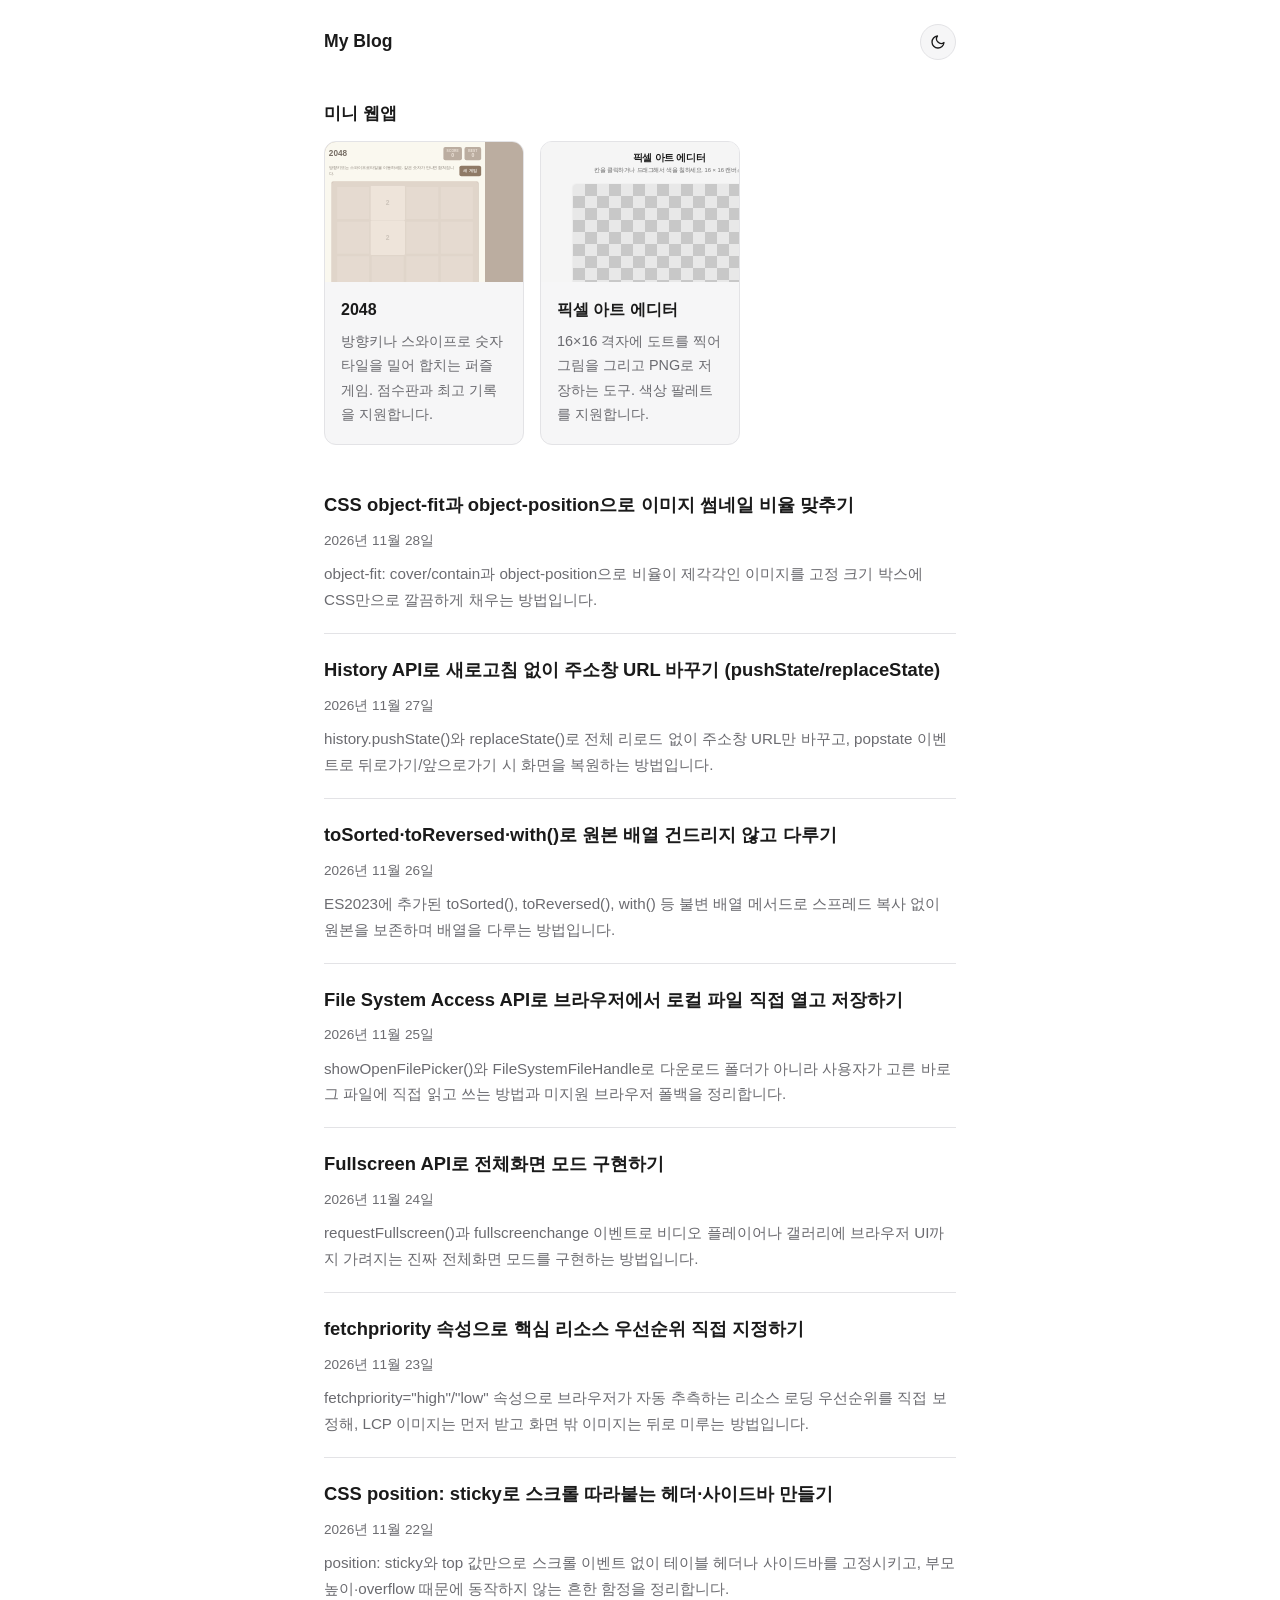
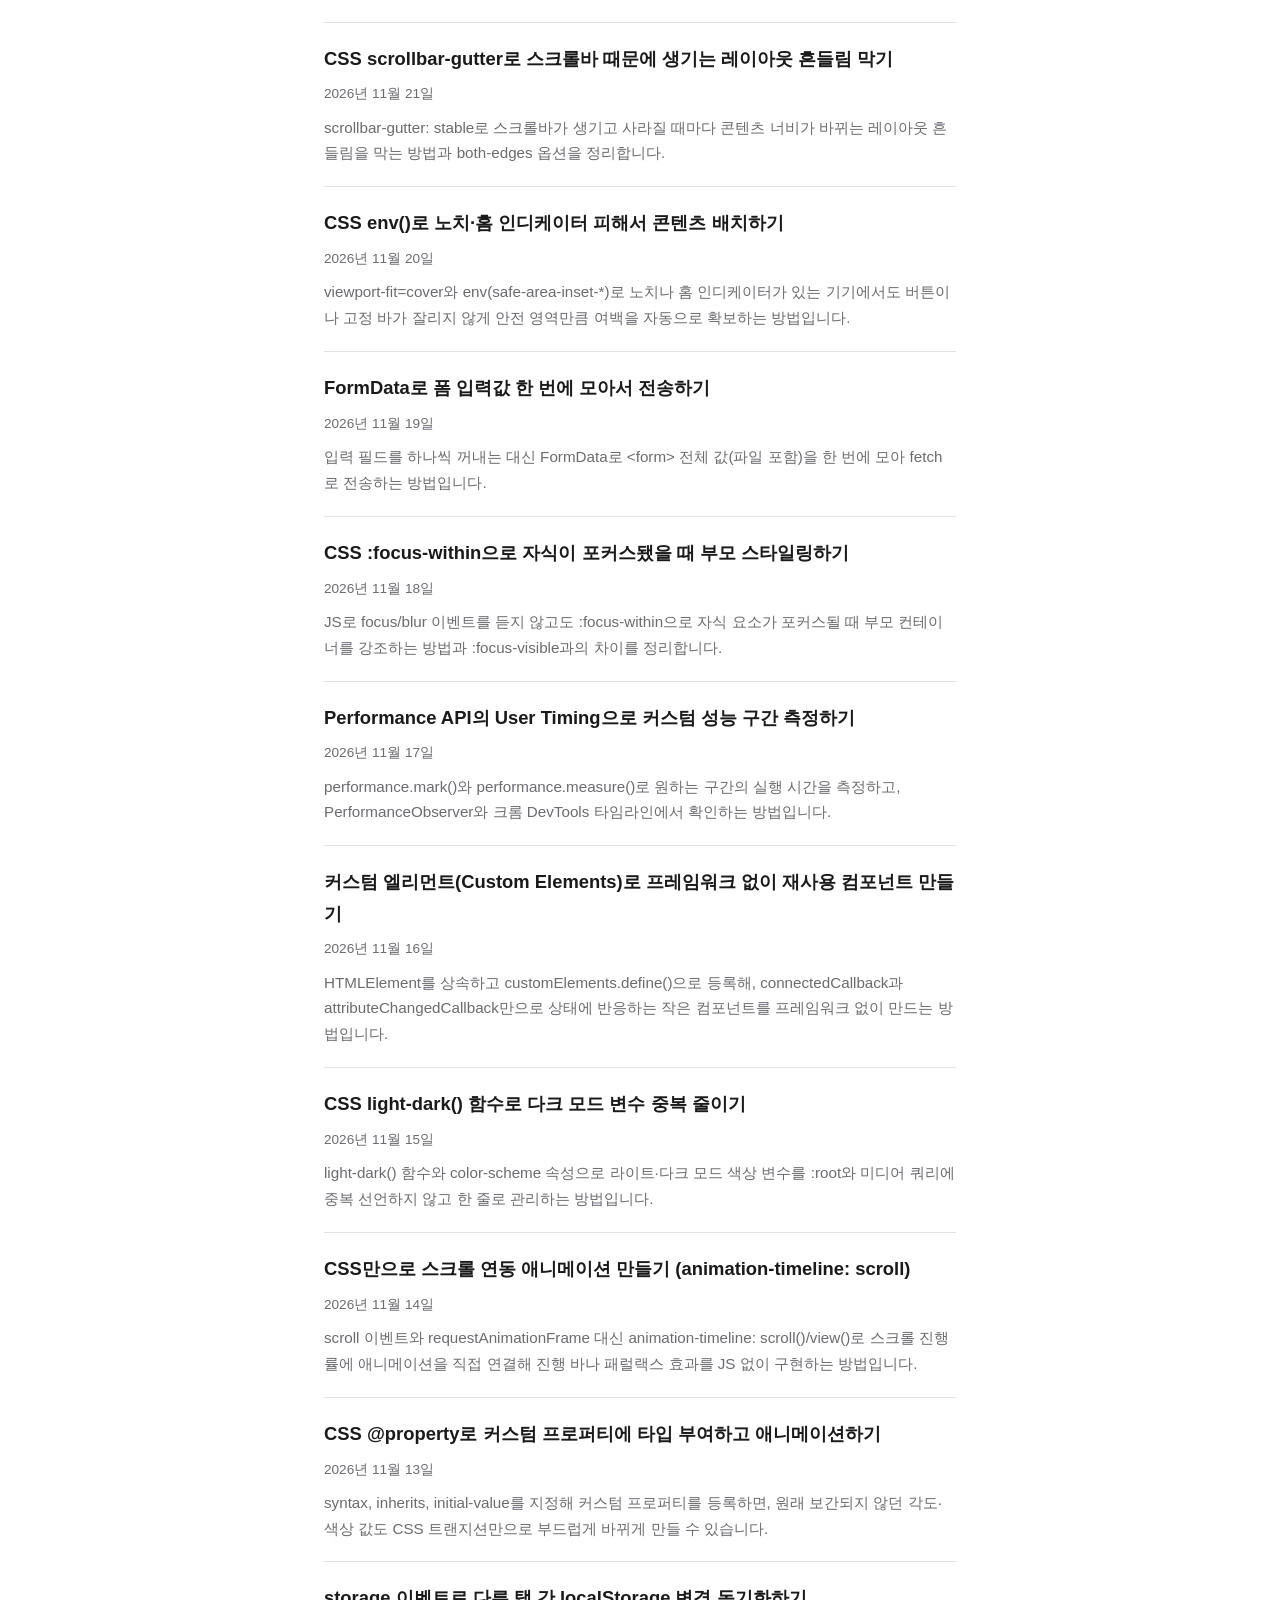
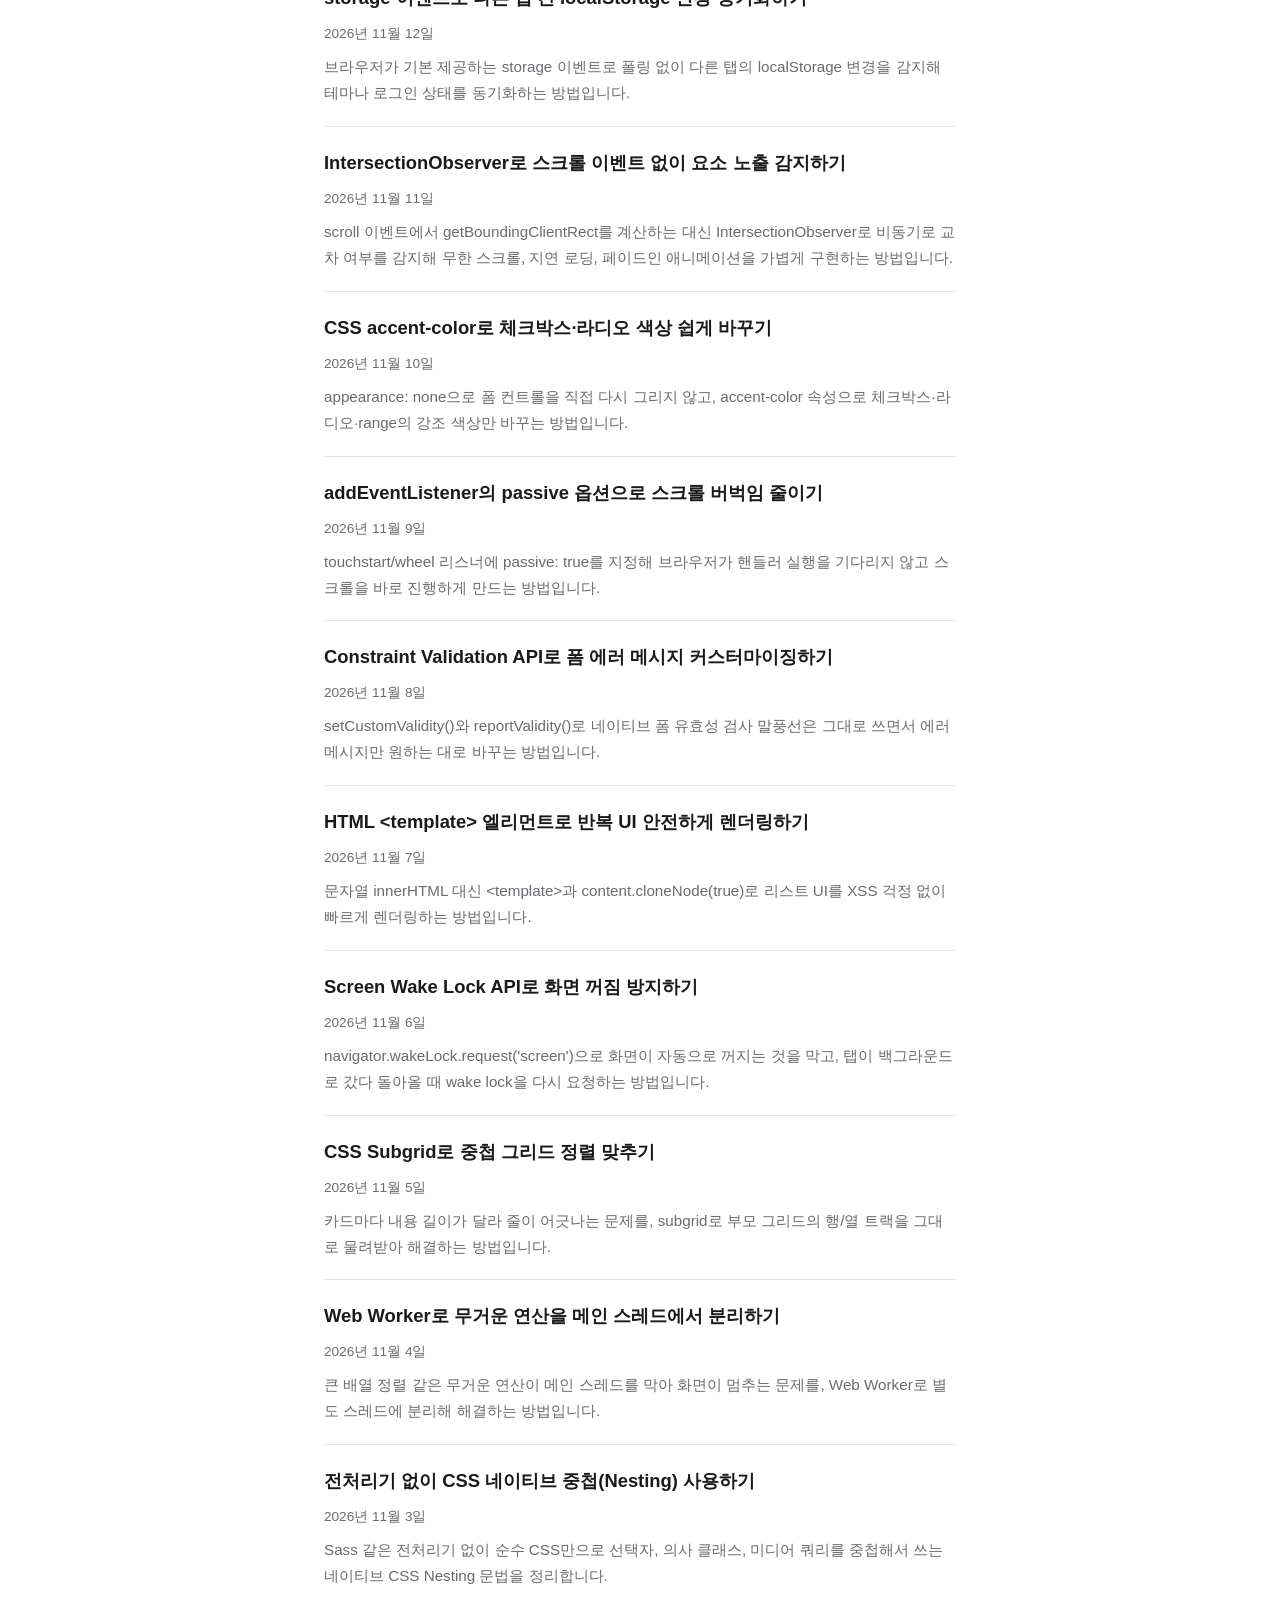
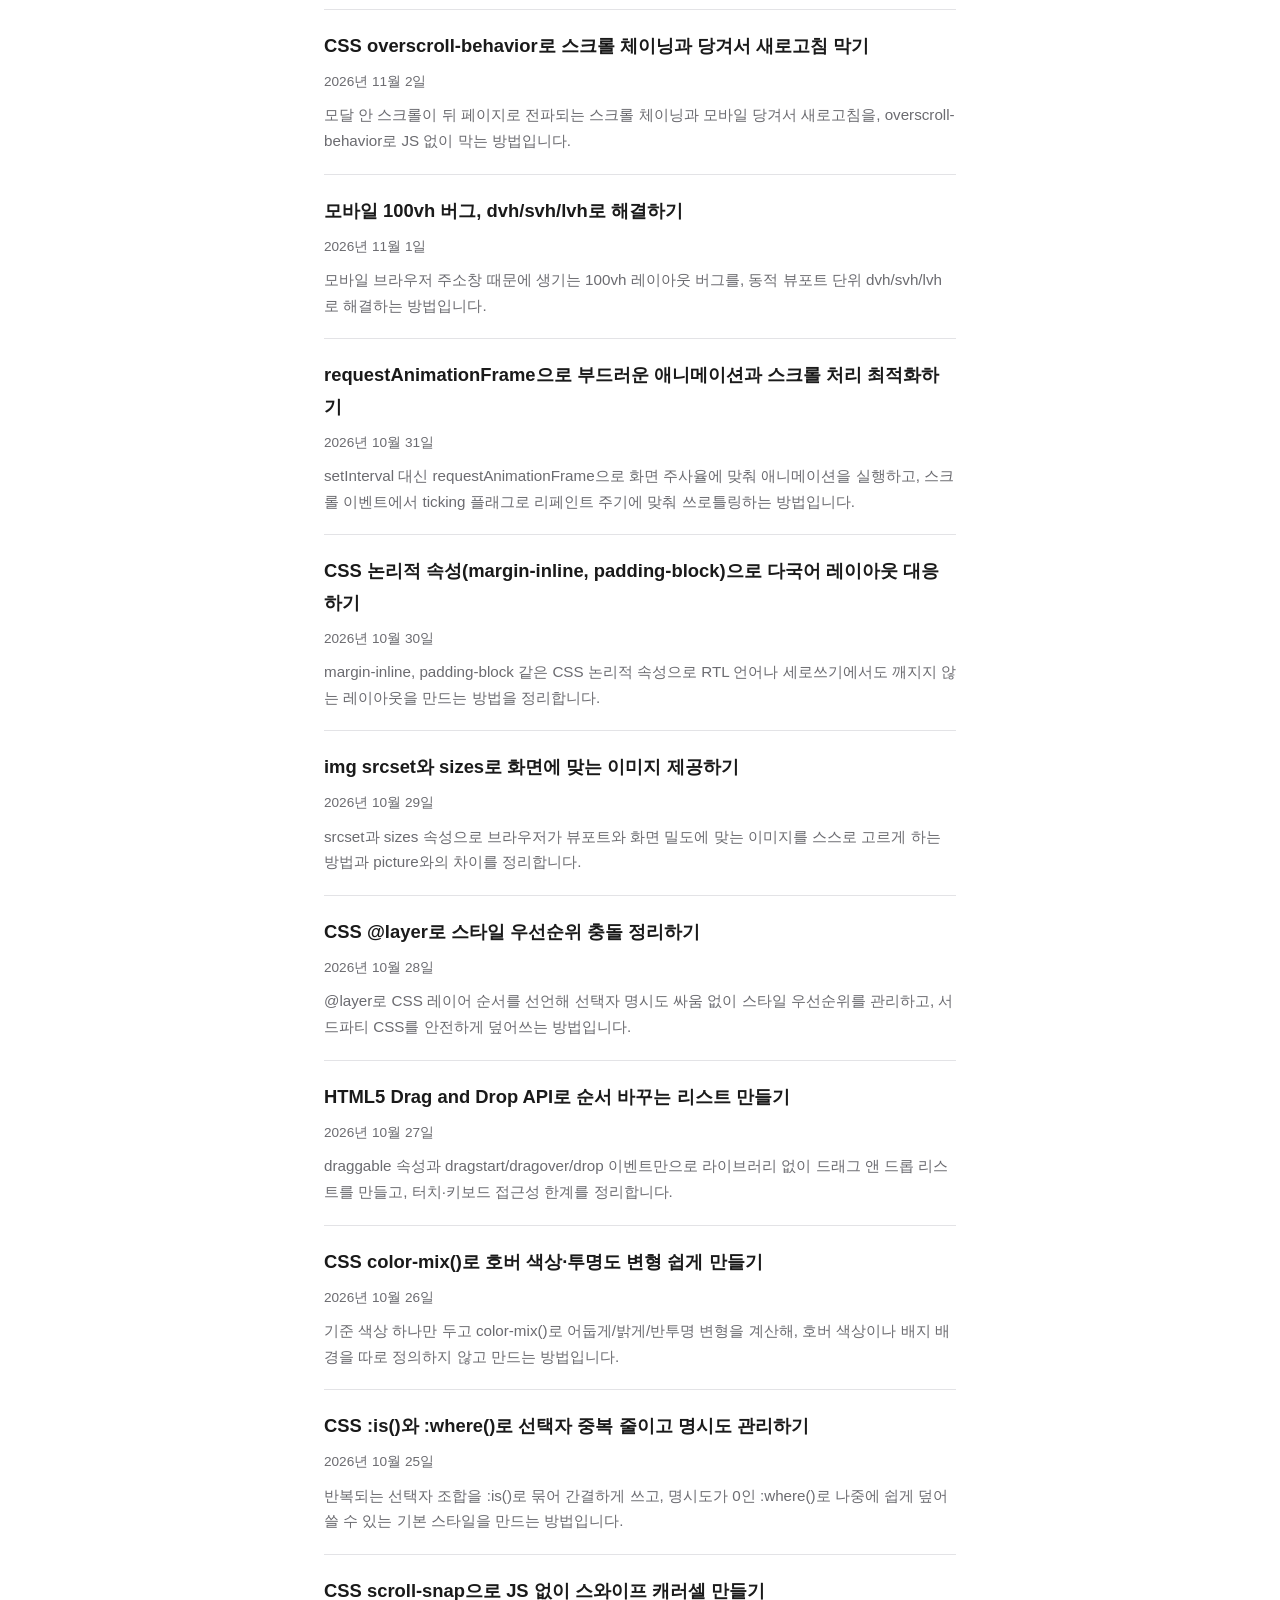
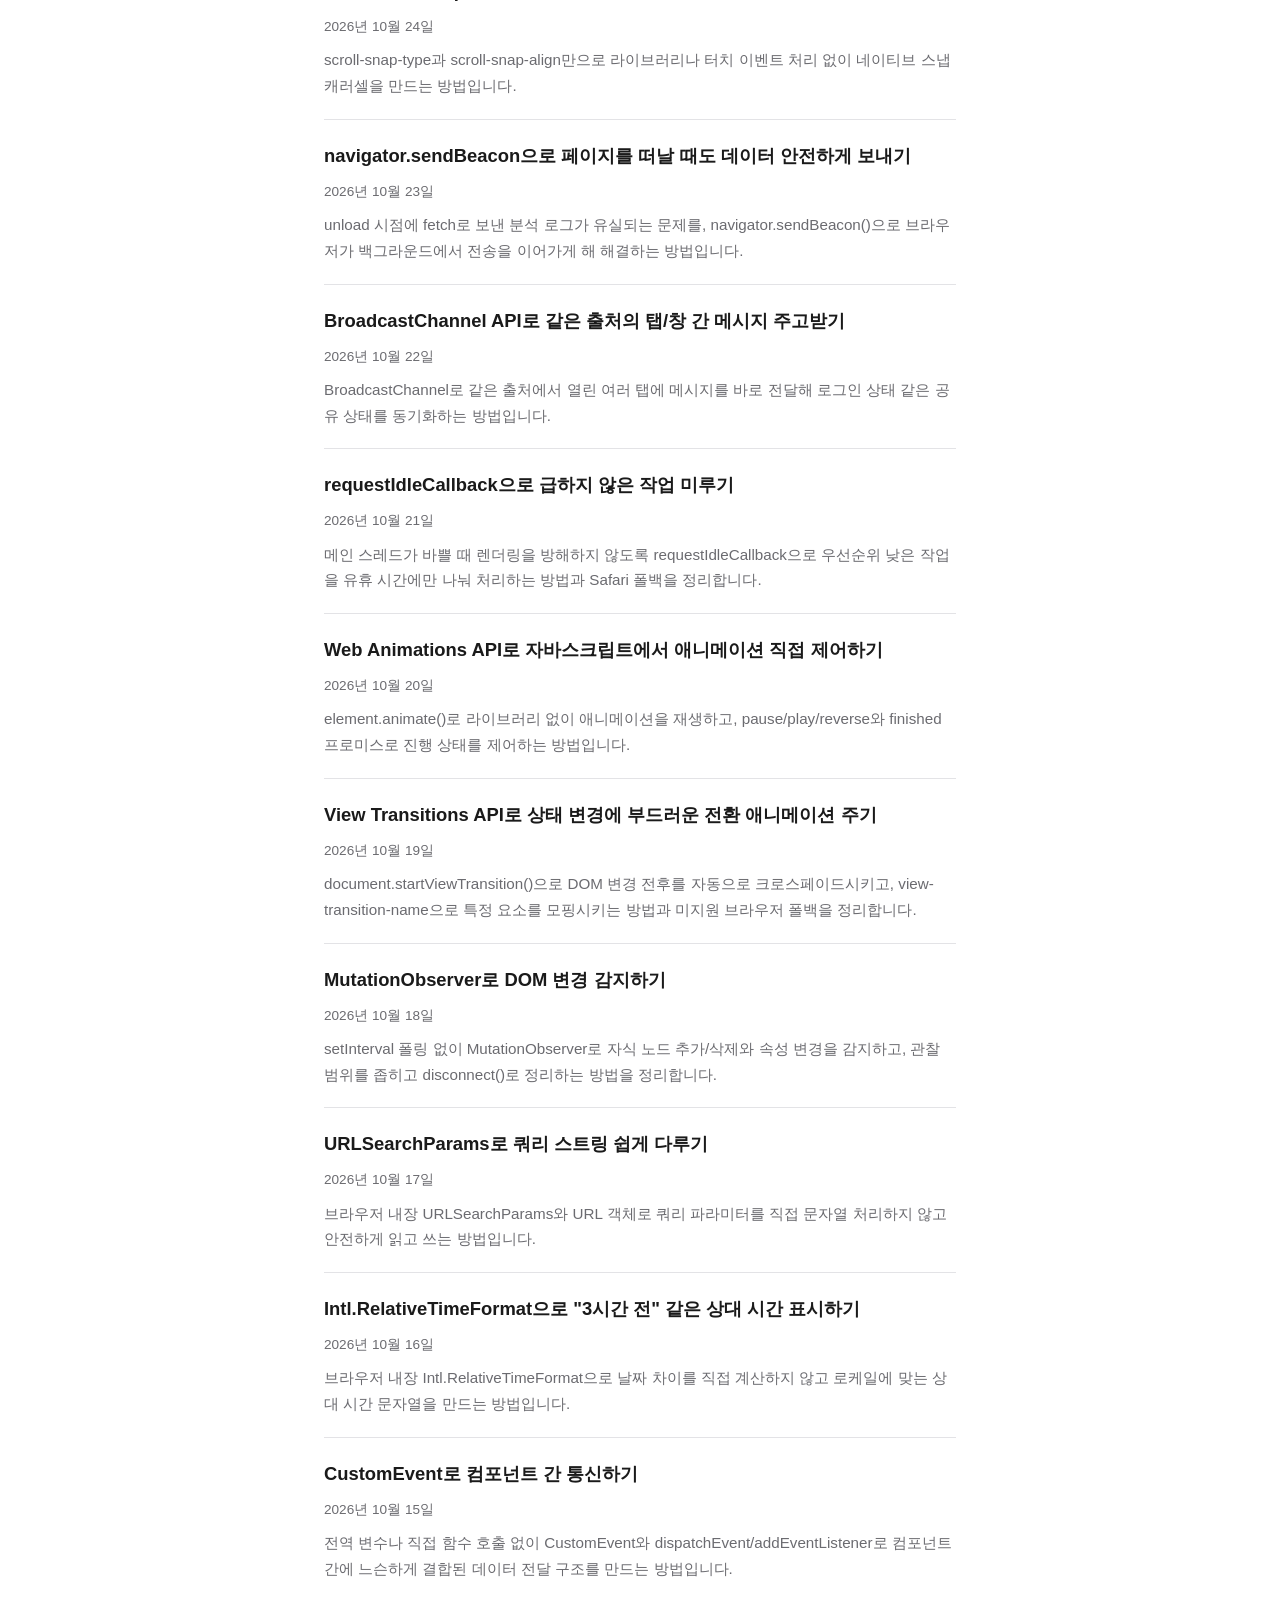
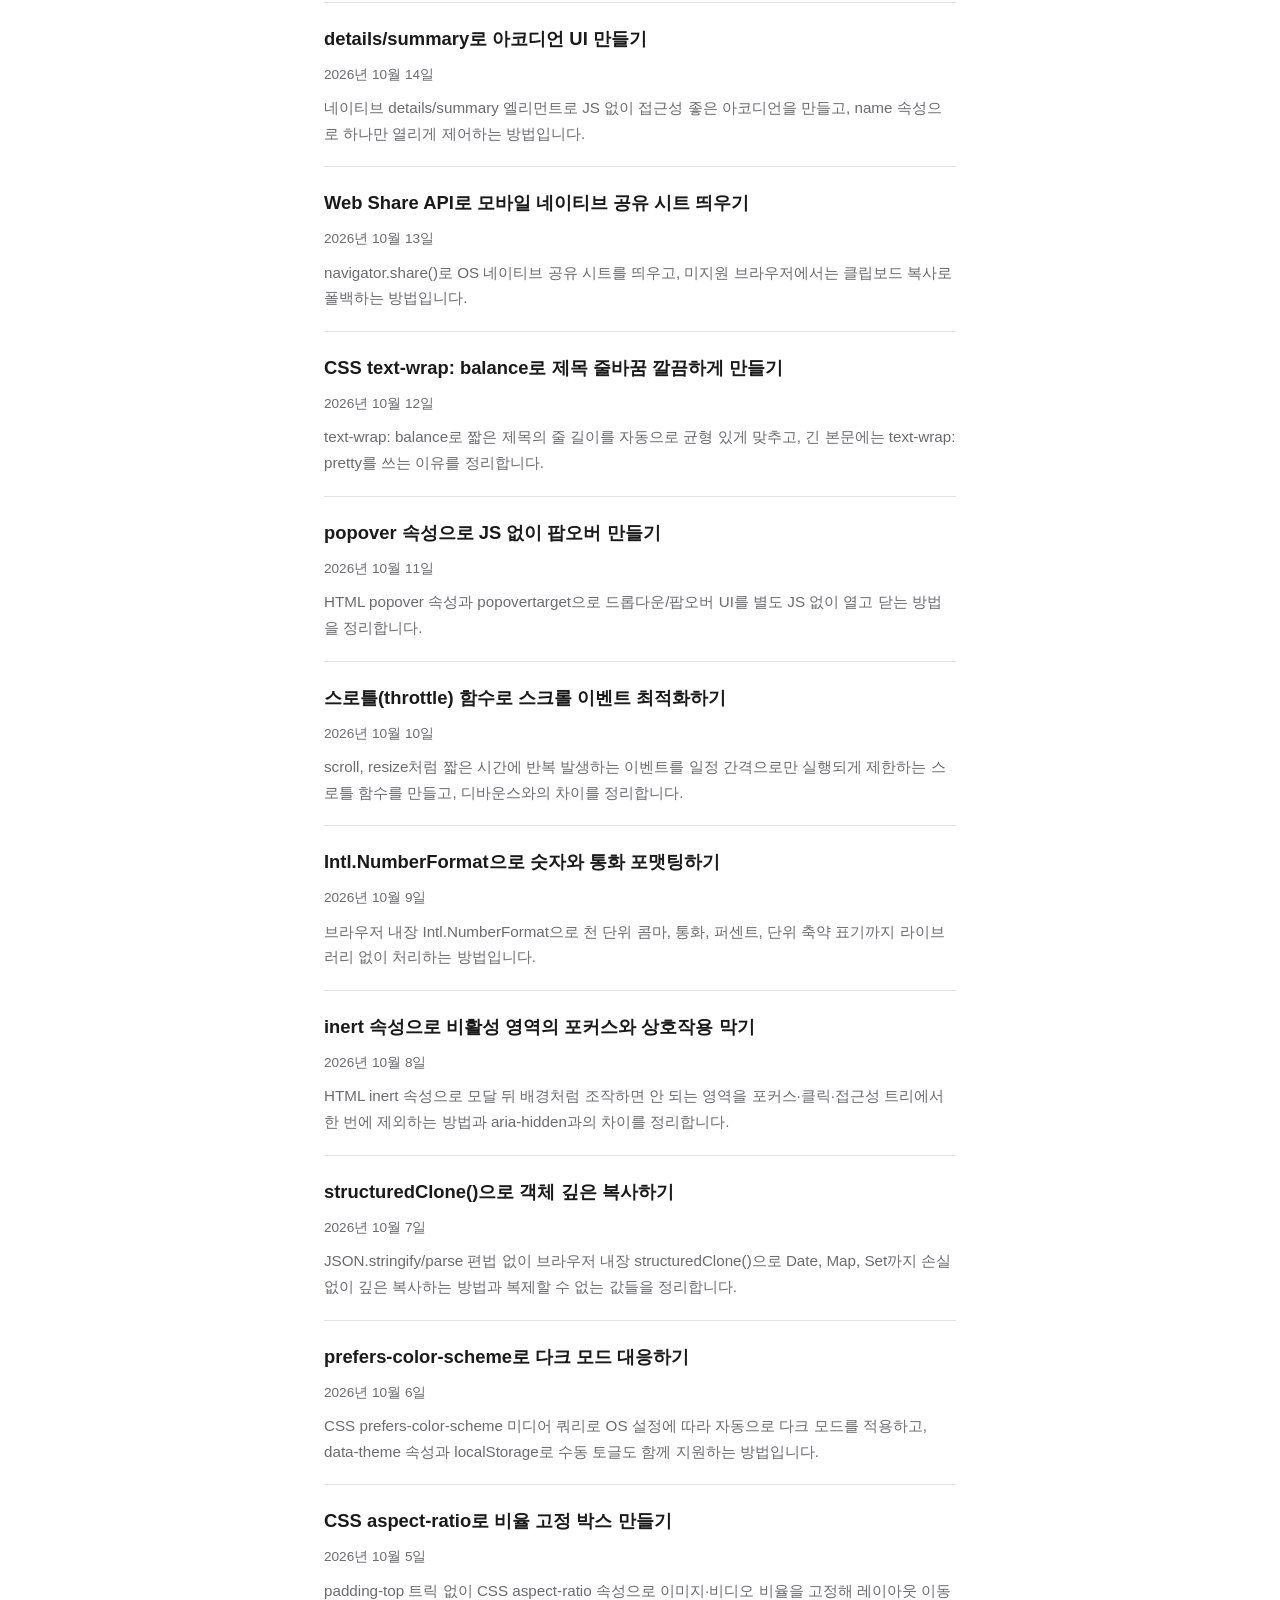
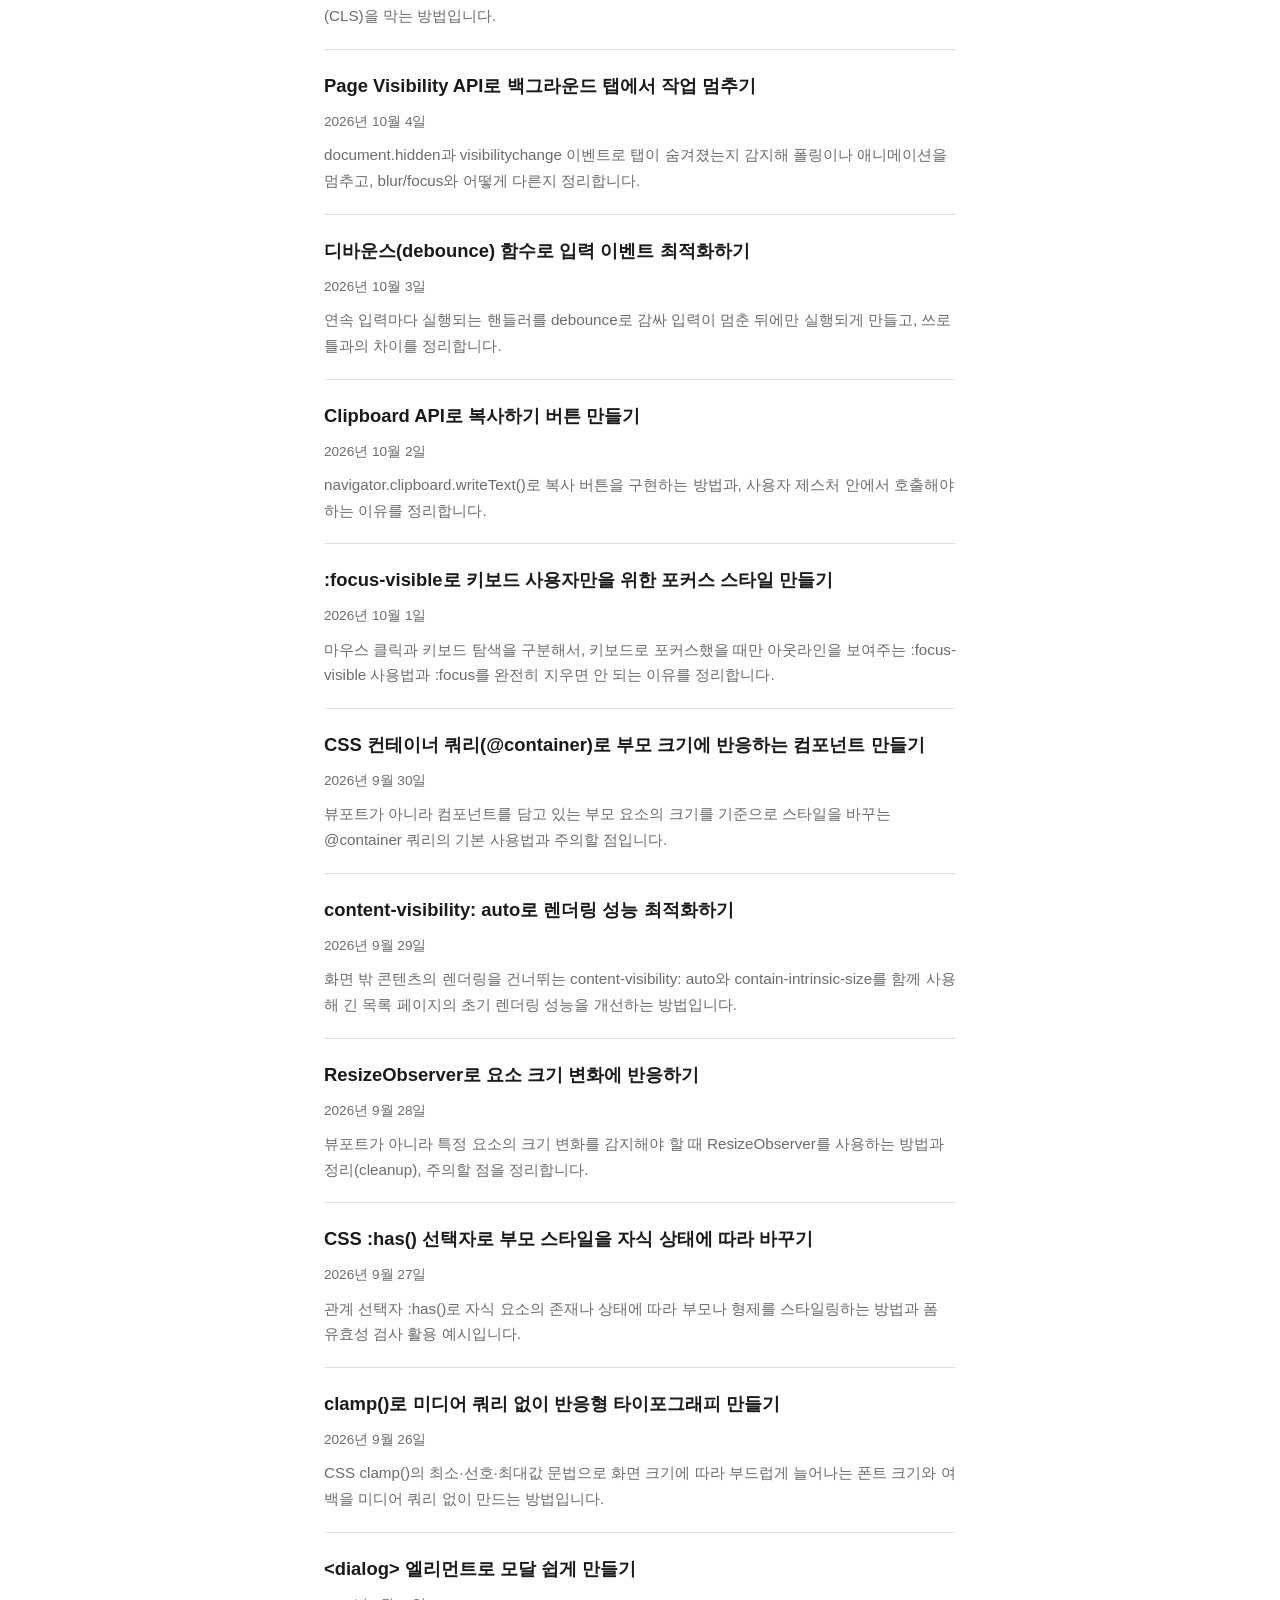
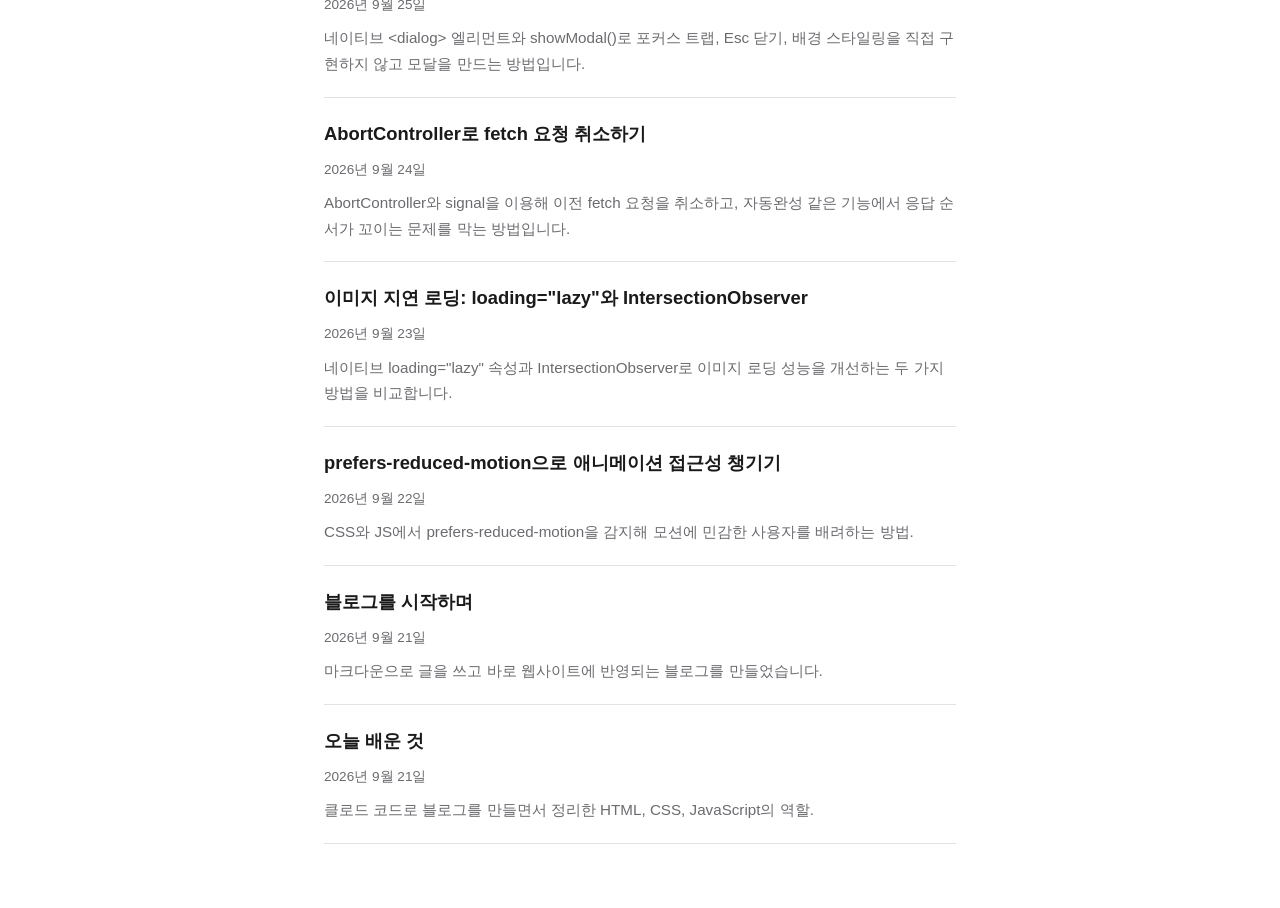
<file: index.html>
<!DOCTYPE html>
<html lang="ko">
<head>
<meta charset="UTF-8" />
<meta name="viewport" content="width=device-width, initial-scale=1" />
<title>My Blog</title>
<link rel="stylesheet" href="css/style.css" />
<script src="js/theme.js"></script>
</head>
<body>
<header class="site-header">
  <a class="site-title" href="index.html">My Blog</a>
  <button class="theme-toggle" aria-label="다크 모드로 전환"></button>
</header>

<main>
  <section class="apps-section">
    <h2 class="section-title">미니 웹앱</h2>
    <ul class="app-list">
      <li class="app-card">
        <a class="app-card-link" href="apps/2048/index.html">
          <div class="app-preview">
            <iframe src="apps/2048/index.html" title="2048 미리보기" loading="lazy" tabindex="-1"></iframe>
          </div>
          <div class="app-card-body">
            <h3 class="app-card-title">2048</h3>
            <p class="app-card-desc">방향키나 스와이프로 숫자 타일을 밀어 합치는 퍼즐 게임. 점수판과 최고 기록을 지원합니다.</p>
          </div>
        </a>
      </li>
      <li class="app-card">
        <a class="app-card-link" href="apps/pixel-art-editor/index.html">
          <div class="app-preview app-preview--pixel">
            <iframe src="apps/pixel-art-editor/index.html" title="픽셀 아트 에디터 미리보기" loading="lazy" tabindex="-1"></iframe>
          </div>
          <div class="app-card-body">
            <h3 class="app-card-title">픽셀 아트 에디터</h3>
            <p class="app-card-desc">16×16 격자에 도트를 찍어 그림을 그리고 PNG로 저장하는 도구. 색상 팔레트를 지원합니다.</p>
          </div>
        </a>
      </li>
    </ul>
  </section>

  <ul id="post-list" class="post-list"></ul>
</main>

<script src="js/main.js"></script>
</body>
</html>
</file>
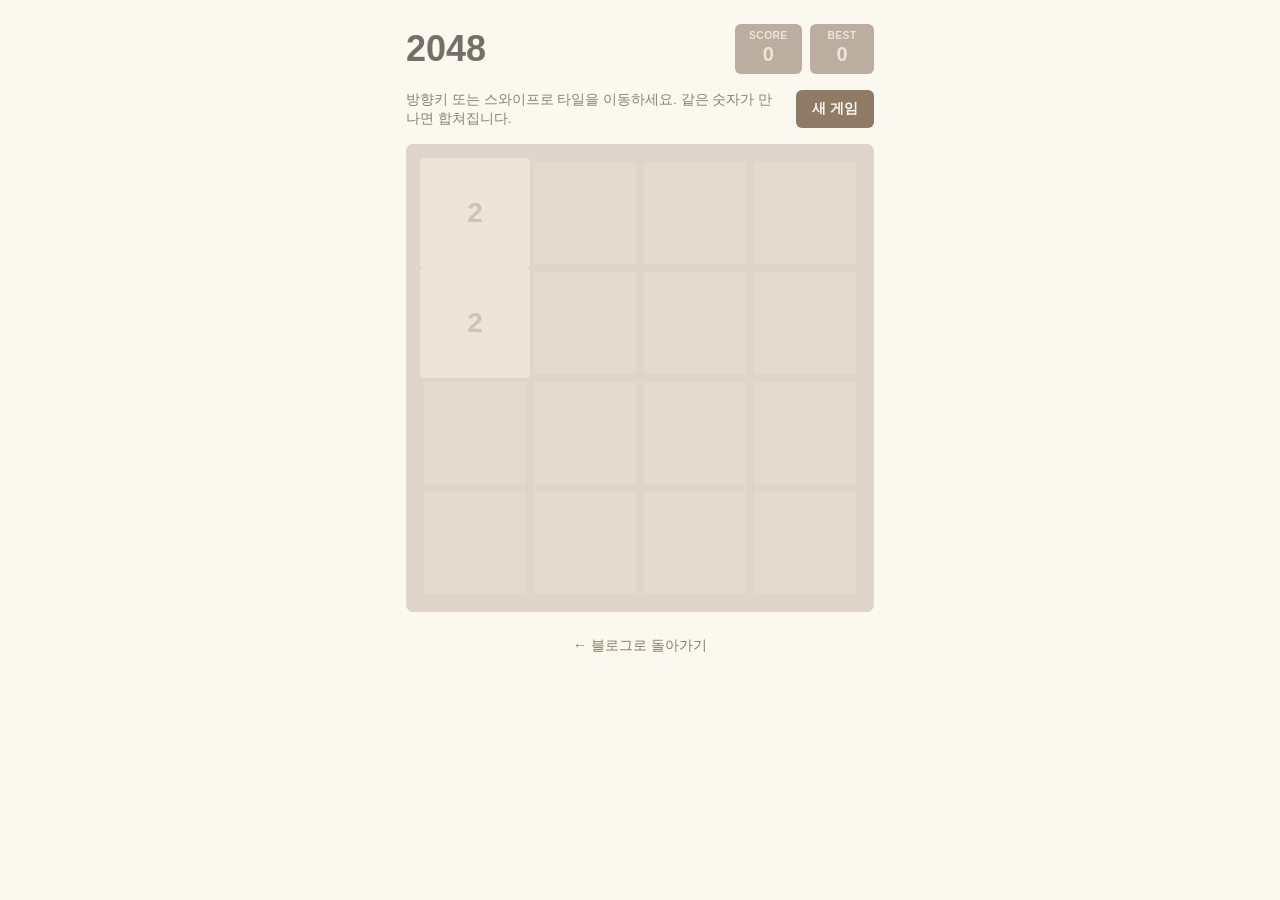
<file: apps/2048/index.html>
<!DOCTYPE html>
<html lang="ko">
<head>
  <meta charset="UTF-8" />
  <meta name="viewport" content="width=device-width, initial-scale=1, maximum-scale=1, user-scalable=no" />
  <title>2048</title>
  <link rel="stylesheet" href="style.css" />
</head>
<body>
  <div class="game-2048">
    <header class="game-header">
      <h1 class="game-title">2048</h1>
      <div class="score-panel">
        <div class="score-box">
          <span class="score-label">SCORE</span>
          <span class="score-value" id="score">0</span>
        </div>
        <div class="score-box">
          <span class="score-label">BEST</span>
          <span class="score-value" id="best-score">0</span>
        </div>
      </div>
    </header>

    <div class="game-toolbar">
      <p class="game-hint">방향키 또는 스와이프로 타일을 이동하세요. 같은 숫자가 만나면 합쳐집니다.</p>
      <button id="new-game-btn" class="btn-new-game">새 게임</button>
    </div>

    <div class="board-wrap">
      <div class="grid-background" id="grid-background">
        <div class="grid-cell"></div>
        <div class="grid-cell"></div>
        <div class="grid-cell"></div>
        <div class="grid-cell"></div>
        <div class="grid-cell"></div>
        <div class="grid-cell"></div>
        <div class="grid-cell"></div>
        <div class="grid-cell"></div>
        <div class="grid-cell"></div>
        <div class="grid-cell"></div>
        <div class="grid-cell"></div>
        <div class="grid-cell"></div>
        <div class="grid-cell"></div>
        <div class="grid-cell"></div>
        <div class="grid-cell"></div>
        <div class="grid-cell"></div>
      </div>
      <div class="tile-container" id="tile-container"></div>

      <div class="overlay" id="overlay" hidden>
        <p class="overlay-message" id="overlay-message"></p>
        <div class="overlay-actions" id="overlay-actions"></div>
      </div>
    </div>

    <footer class="game-footer">
      <a href="../../index.html">← 블로그로 돌아가기</a>
    </footer>
  </div>

  <script src="script.js"></script>
</body>
</html>
</file>
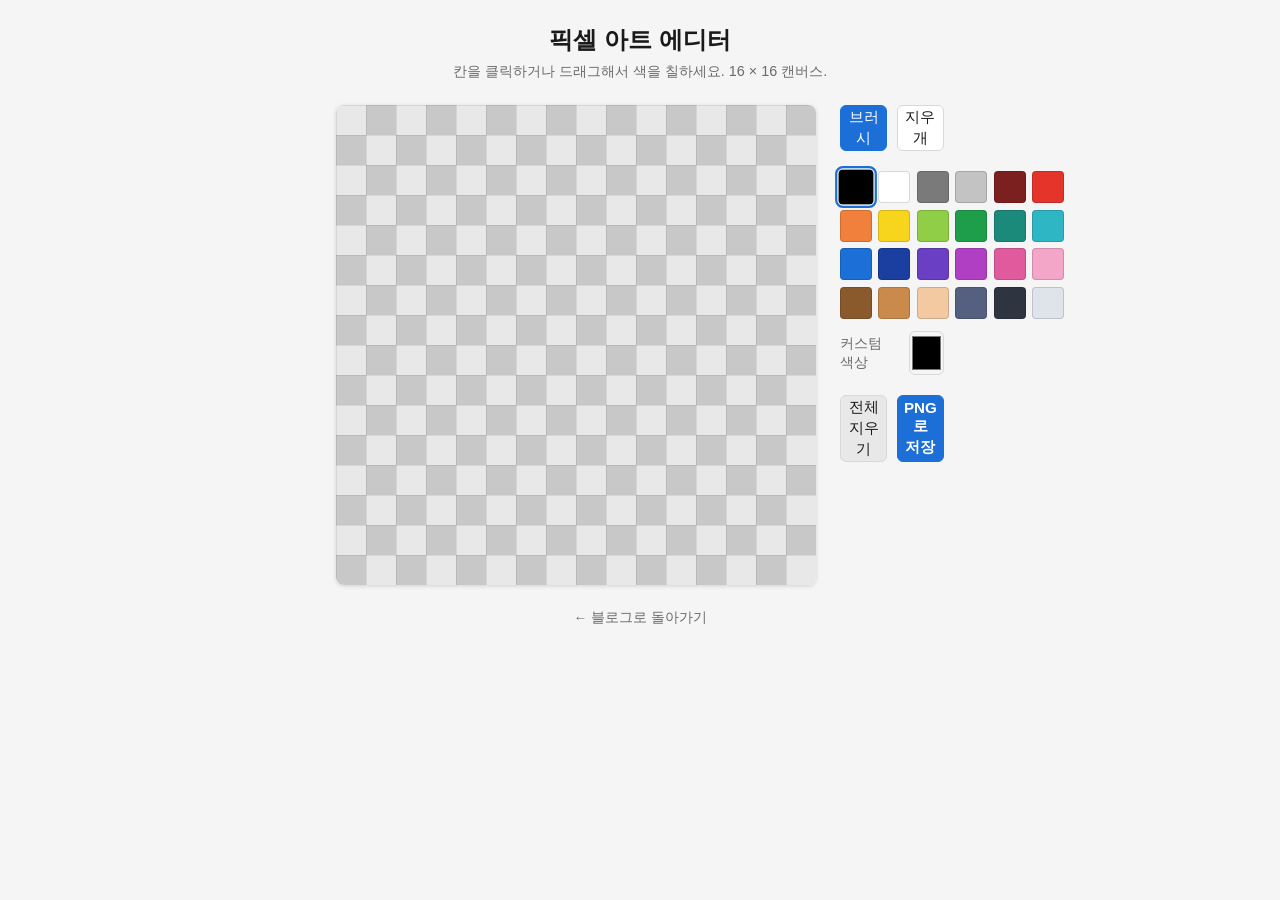
<file: apps/pixel-art-editor/index.html>
<!DOCTYPE html>
<html lang="ko">
<head>
  <meta charset="UTF-8" />
  <meta name="viewport" content="width=device-width, initial-scale=1, maximum-scale=1, user-scalable=no" />
  <title>픽셀 아트 에디터</title>
  <link rel="stylesheet" href="style.css" />
</head>
<body>
  <div class="pixel-editor">
    <header class="editor-header">
      <h1 class="editor-title">픽셀 아트 에디터</h1>
      <p class="editor-hint">칸을 클릭하거나 드래그해서 색을 칠하세요. 16 × 16 캔버스.</p>
    </header>

    <main class="editor-main">
      <div class="canvas-wrap">
        <canvas id="pixel-canvas" class="pixel-canvas" width="512" height="512"></canvas>
      </div>

      <div class="editor-controls">
        <section class="tool-group" aria-label="도구">
          <button id="tool-brush" class="tool-btn active" data-tool="brush" type="button">브러시</button>
          <button id="tool-eraser" class="tool-btn" data-tool="eraser" type="button">지우개</button>
        </section>

        <section class="palette-group" aria-label="색상 팔레트">
          <div class="palette-swatches" id="palette-swatches">
            <!-- script.js가 PALETTE 배열을 기반으로 .swatch 버튼 24개를 생성 -->
          </div>
          <label class="custom-color-label">
            커스텀 색상
            <input type="color" id="custom-color" value="#000000" />
          </label>
        </section>

        <section class="action-group" aria-label="동작">
          <button id="clear-btn" class="btn-secondary" type="button">전체 지우기</button>
          <button id="save-btn" class="btn-primary" type="button">PNG로 저장</button>
        </section>
      </div>
    </main>

    <footer class="editor-footer">
      <a href="../../index.html">← 블로그로 돌아가기</a>
    </footer>
  </div>

  <script src="script.js"></script>
</body>
</html>
</file>
<file: css/style.css>
:root {
  --bg: #ffffff;
  --bg-elevated: #f6f6f7;
  --text: #1a1a1a;
  --text-muted: #6b6b70;
  --accent: #3457d5;
  --border: #e3e3e6;
  --code-bg: #f0f0f2;
}

:root[data-theme="dark"] {
  --bg: #15161a;
  --bg-elevated: #1c1d22;
  --text: #e8e8ea;
  --text-muted: #9a9aa2;
  --accent: #7c9aff;
  --border: #2c2d33;
  --code-bg: #1f2026;
}

@media (prefers-color-scheme: dark) {
  :root:not([data-theme="light"]):not([data-theme="dark"]) {
    --bg: #15161a;
    --bg-elevated: #1c1d22;
    --text: #e8e8ea;
    --text-muted: #9a9aa2;
    --accent: #7c9aff;
    --border: #2c2d33;
    --code-bg: #1f2026;
  }
}

* {
  box-sizing: border-box;
}

html {
  color-scheme: light dark;
}

body {
  margin: 0;
  background: var(--bg);
  color: var(--text);
  font-family: -apple-system, BlinkMacSystemFont, "Segoe UI", "Apple SD Gothic Neo",
    "Malgun Gothic", Roboto, Helvetica, Arial, sans-serif;
  line-height: 1.7;
  -webkit-font-smoothing: antialiased;
}

a {
  color: var(--accent);
  text-decoration: none;
}

a:hover {
  text-decoration: underline;
}

.site-header {
  display: flex;
  align-items: center;
  justify-content: space-between;
  max-width: 42rem;
  margin: 0 auto;
  padding: 1.5rem 1.25rem;
}

.site-title {
  font-size: 1.1rem;
  font-weight: 700;
  color: var(--text);
}

.theme-toggle {
  display: inline-flex;
  align-items: center;
  justify-content: center;
  border: 1px solid var(--border);
  background: var(--bg-elevated);
  color: var(--text);
  border-radius: 999px;
  width: 2.25rem;
  height: 2.25rem;
  padding: 0;
  cursor: pointer;
  line-height: 1;
}

.theme-toggle:hover {
  border-color: var(--accent);
}

main {
  max-width: 42rem;
  margin: 0 auto;
  padding: 0 1.25rem 4rem;
}

/* 미니 웹앱 카드 */
.apps-section {
  margin-top: 1rem;
}

.section-title {
  font-size: 1.05rem;
  font-weight: 700;
  margin: 0 0 0.75rem;
}

.app-list {
  list-style: none;
  margin: 0 0 1.5rem;
  padding: 0;
  display: grid;
  grid-template-columns: repeat(auto-fill, minmax(200px, 1fr));
  gap: 1rem;
}

.app-card {
  border: 1px solid var(--border);
  border-radius: 12px;
  overflow: hidden;
  background: var(--bg-elevated);
}

.app-card-link {
  display: block;
  color: var(--text);
}

.app-card-link:hover {
  text-decoration: none;
}

.app-card-link:hover .app-card-title {
  color: var(--accent);
}

.app-preview {
  position: relative;
  height: 140px;
  overflow: hidden;
  background: #bbada0;
  pointer-events: none;
}

.app-preview iframe {
  position: absolute;
  top: 0;
  left: 0;
  width: 500px;
  height: 700px;
  border: 0;
  transform: scale(0.32);
  transform-origin: top left;
}

.app-preview--pixel {
  background: #f4f4f5;
}

.app-preview--pixel iframe {
  width: 640px;
  height: 480px;
  transform: scale(0.4);
}

.app-card-body {
  padding: 0.9rem 1rem 1.1rem;
}

.app-card-title {
  font-size: 1rem;
  font-weight: 600;
  margin: 0 0 0.35rem;
}

.app-card-desc {
  margin: 0;
  font-size: 0.9rem;
  color: var(--text-muted);
}

/* 글 목록 */
.post-list {
  list-style: none;
  margin: 1rem 0 0;
  padding: 0;
}

.post-card {
  display: block;
  padding: 1.25rem 0;
  border-bottom: 1px solid var(--border);
  color: var(--text);
}

.post-card:hover {
  text-decoration: none;
}

.post-card:hover .post-card-title {
  color: var(--accent);
}

.post-card-title {
  font-size: 1.15rem;
  font-weight: 600;
  margin: 0 0 0.35rem;
}

.post-card-date {
  font-size: 0.85rem;
  color: var(--text-muted);
}

.post-card-summary {
  margin: 0.5rem 0 0;
  color: var(--text-muted);
  font-size: 0.95rem;
}

.empty-state {
  color: var(--text-muted);
  padding: 2rem 0;
}

/* 글 상세 */
.post-header {
  margin: 0.5rem 0 2rem;
}

.post-header .post-card-date {
  display: block;
  margin-bottom: 0.5rem;
}

.post-title {
  font-size: 1.75rem;
  font-weight: 700;
  margin: 0;
  line-height: 1.3;
}

.back-link {
  display: inline-block;
  margin-bottom: 1rem;
  font-size: 0.9rem;
  color: var(--text-muted);
}

article.post-content {
  font-size: 1.02rem;
}

article.post-content h1,
article.post-content h2,
article.post-content h3 {
  line-height: 1.35;
  margin: 2rem 0 0.75rem;
}

article.post-content p {
  margin: 0 0 1.1rem;
}

article.post-content ul,
article.post-content ol {
  margin: 0 0 1.1rem;
  padding-left: 1.4rem;
}

article.post-content li {
  margin-bottom: 0.4rem;
}

article.post-content blockquote {
  margin: 1.25rem 0;
  padding: 0.25rem 1rem;
  border-left: 3px solid var(--accent);
  color: var(--text-muted);
}

article.post-content code {
  background: var(--code-bg);
  border-radius: 4px;
  padding: 0.15rem 0.35rem;
  font-size: 0.9em;
}

article.post-content pre {
  background: var(--code-bg);
  border-radius: 8px;
  padding: 1rem;
  overflow-x: auto;
}

article.post-content pre code {
  background: none;
  padding: 0;
}

article.post-content img {
  max-width: 100%;
  border-radius: 8px;
}

@media (max-width: 640px) {
  .site-header {
    padding: 1.1rem 1rem;
  }

  main {
    padding: 0 1rem 3rem;
  }

  .post-title {
    font-size: 1.45rem;
  }
}
</file>
<file: apps/2048/style.css>
/* ==========================================================================
   2048 — 독립 스타일시트 (블로그 css/style.css에 의존하지 않음)
   ========================================================================== */

:root {
  --font-stack: -apple-system, BlinkMacSystemFont, "Segoe UI", "Apple SD Gothic Neo",
    "Malgun Gothic", Roboto, "Helvetica Neue", Arial, sans-serif;

  --body-bg: #faf8ef;
  --board-bg: #bbada0;
  --cell-bg: rgba(238, 228, 218, 0.35);

  --text-dark: #776e65;
  --text-light: #f9f6f2;
  --heading-text: var(--text-dark);
  --hint-text: var(--text-dark);

  --tile-2-bg: #eee4da;
  --tile-4-bg: #ede0c8;
  --tile-8-bg: #f2b179;
  --tile-16-bg: #f59563;
  --tile-32-bg: #f67c5f;
  --tile-64-bg: #f65e3b;
  --tile-128-bg: #edcf72;
  --tile-256-bg: #edcc61;
  --tile-512-bg: #edc850;
  --tile-1024-bg: #edc53f;
  --tile-2048-bg: #edc22e;
  --tile-super-bg: #3c3a32;

  --accent: #8f7a66;
  --accent-hover: #9f8b76;

  --score-box-bg: #bbada0;
  --score-box-text: #eee4da;
  --score-box-label: #eee4da;
}

@media (prefers-color-scheme: dark) {
  :root {
    --body-bg: #1c1d22;
    --text-dark: #776e65;
    --heading-text: #ece7e1;
    --hint-text: #ccc5ba;
    --accent: #a08d78;
    --accent-hover: #b09c85;
  }
}

* {
  box-sizing: border-box;
}

html,
body {
  margin: 0;
  padding: 0;
}

body {
  background: var(--body-bg);
  font-family: var(--font-stack);
  color: var(--text-dark);
  -webkit-tap-highlight-color: transparent;
}

.game-2048 {
  max-width: 500px;
  margin: 0 auto;
  padding: 1.5rem 1rem 2rem;
}

/* ---------- 헤더 ---------- */

.game-header {
  display: flex;
  align-items: center;
  justify-content: space-between;
  margin-bottom: 1rem;
  gap: 0.75rem;
}

.game-title {
  font-size: 2.25rem;
  font-weight: 700;
  color: var(--heading-text);
  margin: 0;
}

.score-panel {
  display: flex;
  gap: 0.5rem;
}

.score-box {
  background: var(--score-box-bg);
  border-radius: 6px;
  padding: 0.4rem 0.9rem;
  min-width: 64px;
  text-align: center;
  display: flex;
  flex-direction: column;
}

.score-label {
  font-size: 0.65rem;
  font-weight: 700;
  color: var(--score-box-label);
  letter-spacing: 0.03em;
}

.score-value {
  font-size: 1.25rem;
  font-weight: 700;
  color: var(--score-box-text);
  line-height: 1.3;
}

/* ---------- 툴바 ---------- */

.game-toolbar {
  display: flex;
  align-items: center;
  justify-content: space-between;
  gap: 0.75rem;
  margin-bottom: 1rem;
}

.game-hint {
  font-size: 0.85rem;
  color: var(--hint-text);
  margin: 0;
  line-height: 1.4;
  opacity: 0.85;
}

.btn-new-game {
  flex-shrink: 0;
  background: var(--accent);
  color: var(--text-light);
  border: none;
  border-radius: 6px;
  padding: 0.6rem 1rem;
  font-size: 0.9rem;
  font-weight: 700;
  cursor: pointer;
  font-family: var(--font-stack);
  transition: background 0.15s ease;
}

.btn-new-game:hover {
  background: var(--accent-hover);
}

/* ---------- 보드 ---------- */

.board-wrap {
  position: relative;
  width: min(92vw, 500px);
  max-width: 100%;
  aspect-ratio: 1 / 1;
  margin: 0 auto;
  background: var(--board-bg);
  border-radius: 8px;
  touch-action: none;
  user-select: none;
}

.grid-background,
.tile-container {
  position: absolute;
  inset: 3%;
  box-sizing: border-box;
}

.grid-background {
  display: grid;
  grid-template-columns: repeat(4, 1fr);
  grid-template-rows: repeat(4, 1fr);
}

.grid-cell {
  background: var(--cell-bg);
  background-clip: content-box;
  padding: 3.5%;
  box-sizing: border-box;
  border-radius: 4px;
}

.tile {
  position: absolute;
  width: 25%;
  height: 25%;
  padding: 3.5%;
  box-sizing: border-box;
  background-clip: content-box;
  display: flex;
  align-items: center;
  justify-content: center;
  border-radius: 4px;
  font-weight: 700;
  font-size: 1.75rem;
  background-color: var(--tile-2-bg);
  color: var(--text-dark);
  transition: left 0.1s ease-in-out, top 0.1s ease-in-out;
  will-change: left, top;
}

.tile.tile-long {
  font-size: 1.3rem;
}

.tile.tile-longer {
  font-size: 1rem;
}

.tile.tile-new {
  animation: tile-pop-in 0.18s ease;
}

.tile.tile-merged {
  animation: tile-pop-merge 0.15s ease;
}

@keyframes tile-pop-in {
  0% {
    transform: scale(0);
  }
  80% {
    transform: scale(1.1);
  }
  100% {
    transform: scale(1);
  }
}

@keyframes tile-pop-merge {
  0% {
    transform: scale(1);
  }
  50% {
    transform: scale(1.18);
  }
  100% {
    transform: scale(1);
  }
}

.tile-2 {
  background: var(--tile-2-bg);
  color: var(--text-dark);
}
.tile-4 {
  background: var(--tile-4-bg);
  color: var(--text-dark);
}
.tile-8 {
  background: var(--tile-8-bg);
  color: var(--text-light);
}
.tile-16 {
  background: var(--tile-16-bg);
  color: var(--text-light);
}
.tile-32 {
  background: var(--tile-32-bg);
  color: var(--text-light);
}
.tile-64 {
  background: var(--tile-64-bg);
  color: var(--text-light);
}
.tile-128 {
  background: var(--tile-128-bg);
  color: var(--text-light);
}
.tile-256 {
  background: var(--tile-256-bg);
  color: var(--text-light);
}
.tile-512 {
  background: var(--tile-512-bg);
  color: var(--text-light);
}
.tile-1024 {
  background: var(--tile-1024-bg);
  color: var(--text-light);
}
.tile-2048 {
  background: var(--tile-2048-bg);
  color: var(--text-light);
  box-shadow: 0 0 30px 10px rgba(243, 215, 116, 0.5);
}
.tile-super {
  background: var(--tile-super-bg);
  color: var(--text-light);
}

/* ---------- 오버레이 ---------- */

.overlay {
  position: absolute;
  inset: 0;
  background: rgba(238, 228, 218, 0.73);
  border-radius: 8px;
  display: flex;
  flex-direction: column;
  align-items: center;
  justify-content: center;
  gap: 1rem;
  text-align: center;
  padding: 1rem;
  animation: overlay-fade-in 0.25s ease;
}

@keyframes overlay-fade-in {
  from {
    opacity: 0;
  }
  to {
    opacity: 1;
  }
}

.overlay-message {
  font-size: 2rem;
  font-weight: 700;
  color: var(--text-dark);
  margin: 0;
}

.overlay-actions {
  display: flex;
  gap: 0.75rem;
  flex-wrap: wrap;
  justify-content: center;
}

.overlay-actions button {
  background: var(--accent);
  color: var(--text-light);
  border: none;
  border-radius: 6px;
  padding: 0.6rem 1.2rem;
  font-size: 0.95rem;
  font-weight: 700;
  cursor: pointer;
  font-family: var(--font-stack);
  transition: background 0.15s ease;
}

.overlay-actions button:hover {
  background: var(--accent-hover);
}

/* ---------- 푸터 ---------- */

.game-footer {
  margin-top: 1.5rem;
  text-align: center;
}

.game-footer a {
  color: var(--accent);
  text-decoration: none;
  font-size: 0.9rem;
}

.game-footer a:hover {
  text-decoration: underline;
}

/* ---------- 반응형 ---------- */

@media (max-width: 640px) {
  .game-2048 {
    padding: 1rem 0.75rem 1.5rem;
  }

  .game-title {
    font-size: 1.6rem;
  }

  .score-box {
    padding: 0.3rem 0.6rem;
    min-width: 52px;
  }

  .score-value {
    font-size: 1rem;
  }

  .game-hint {
    font-size: 0.75rem;
  }

  .btn-new-game {
    padding: 0.5rem 0.8rem;
    font-size: 0.8rem;
  }

  .tile {
    font-size: 1.3rem;
  }

  .tile.tile-long {
    font-size: 1rem;
  }

  .tile.tile-longer {
    font-size: 0.8rem;
  }

  .overlay-message {
    font-size: 1.5rem;
  }
}
</file>
<file: apps/pixel-art-editor/style.css>
/* 픽셀 아트 에디터 — 독립 스타일시트 (블로그 css/style.css에 의존하지 않음) */

:root {
  --editor-bg: #f5f5f5;
  --editor-text: #1a1a1a;
  --editor-muted: #6b6b6b;
  --editor-panel-bg: #ffffff;
  --editor-border: #d8d8d8;
  --editor-accent: #1c6fd6;
  --editor-accent-text: #ffffff;
  --editor-btn-secondary-bg: #e8e8e8;
  --editor-btn-secondary-text: #1a1a1a;
  --checker-light: #e8e8e8;
  --checker-dark: #c8c8c8;
}

@media (prefers-color-scheme: dark) {
  :root {
    --editor-bg: #1e1f22;
    --editor-text: #f0f0f0;
    --editor-muted: #a0a0a0;
    --editor-panel-bg: #2a2b2e;
    --editor-border: #45464a;
    --editor-accent: #3f8bef;
    --editor-accent-text: #ffffff;
    --editor-btn-secondary-bg: #3a3b3e;
    --editor-btn-secondary-text: #f0f0f0;
  }
}

* {
  box-sizing: border-box;
}

body {
  margin: 0;
  padding: 1.5rem 0;
  background: var(--editor-bg);
  color: var(--editor-text);
  font-family: -apple-system, BlinkMacSystemFont, "Segoe UI", "Apple SD Gothic Neo",
    "Malgun Gothic", Roboto, Helvetica, Arial, sans-serif;
}

.pixel-editor {
  max-width: 640px;
  margin: 0 auto;
  padding: 0 1rem;
}

.editor-header {
  text-align: center;
  margin-bottom: 1.5rem;
}

.editor-title {
  font-size: 1.5rem;
  margin: 0 0 0.4rem;
}

.editor-hint {
  margin: 0;
  color: var(--editor-muted);
  font-size: 0.9rem;
}

.editor-main {
  display: flex;
  gap: 1.5rem;
  align-items: flex-start;
}

.canvas-wrap {
  width: min(90vw, 480px);
  aspect-ratio: 1 / 1;
  flex-shrink: 0;
  border-radius: 8px;
  overflow: hidden;
  box-shadow: 0 1px 4px rgba(0, 0, 0, 0.15);
}

.pixel-canvas {
  width: 100%;
  height: 100%;
  display: block;
  touch-action: none;
  image-rendering: pixelated;
  background: var(--editor-panel-bg);
}

.editor-controls {
  flex: 1;
  display: flex;
  flex-direction: column;
  gap: 1.25rem;
  min-width: 0;
}

.tool-group,
.action-group {
  display: flex;
  gap: 0.6rem;
}

.tool-btn,
.btn-secondary,
.btn-primary {
  flex: 1;
  min-height: 44px;
  border: 1px solid var(--editor-border);
  border-radius: 6px;
  background: var(--editor-panel-bg);
  color: var(--editor-text);
  font-size: 0.95rem;
  cursor: pointer;
  transition: background-color 0.15s ease, transform 0.1s ease;
}

.tool-btn.active {
  background: var(--editor-accent);
  color: var(--editor-accent-text);
  border-color: var(--editor-accent);
}

.btn-secondary {
  background: var(--editor-btn-secondary-bg);
  color: var(--editor-btn-secondary-text);
}

.btn-primary {
  background: var(--editor-accent);
  color: var(--editor-accent-text);
  border-color: var(--editor-accent);
  font-weight: 600;
}

.palette-group {
  display: flex;
  flex-direction: column;
  gap: 0.75rem;
}

.palette-swatches {
  display: grid;
  grid-template-columns: repeat(6, 1fr);
  gap: 0.4rem;
}

.swatch {
  aspect-ratio: 1 / 1;
  border-radius: 4px;
  border: 1px solid rgba(0, 0, 0, 0.15);
  padding: 0;
  cursor: pointer;
  min-height: 32px;
}

.swatch.active {
  outline: 2px solid var(--editor-accent);
  outline-offset: 1px;
  transform: scale(1.1);
}

.custom-color-label {
  display: flex;
  align-items: center;
  justify-content: space-between;
  gap: 0.6rem;
  font-size: 0.9rem;
  color: var(--editor-muted);
}

.custom-color-label input[type="color"] {
  width: 44px;
  height: 44px;
  padding: 0;
  border: 1px solid var(--editor-border);
  border-radius: 6px;
  background: none;
  cursor: pointer;
}

.editor-footer {
  margin-top: 1.5rem;
  text-align: center;
  font-size: 0.85rem;
}

.editor-footer a {
  color: var(--editor-muted);
  text-decoration: none;
}

.editor-footer a:hover {
  text-decoration: underline;
}

@media (max-width: 768px) {
  .editor-main {
    flex-direction: column;
    align-items: center;
  }

  .canvas-wrap {
    width: min(90vw, 480px);
  }

  .editor-controls {
    width: 100%;
  }
}

@media (max-width: 640px) {
  .palette-swatches {
    grid-template-columns: repeat(5, 1fr);
  }
}
</file>
